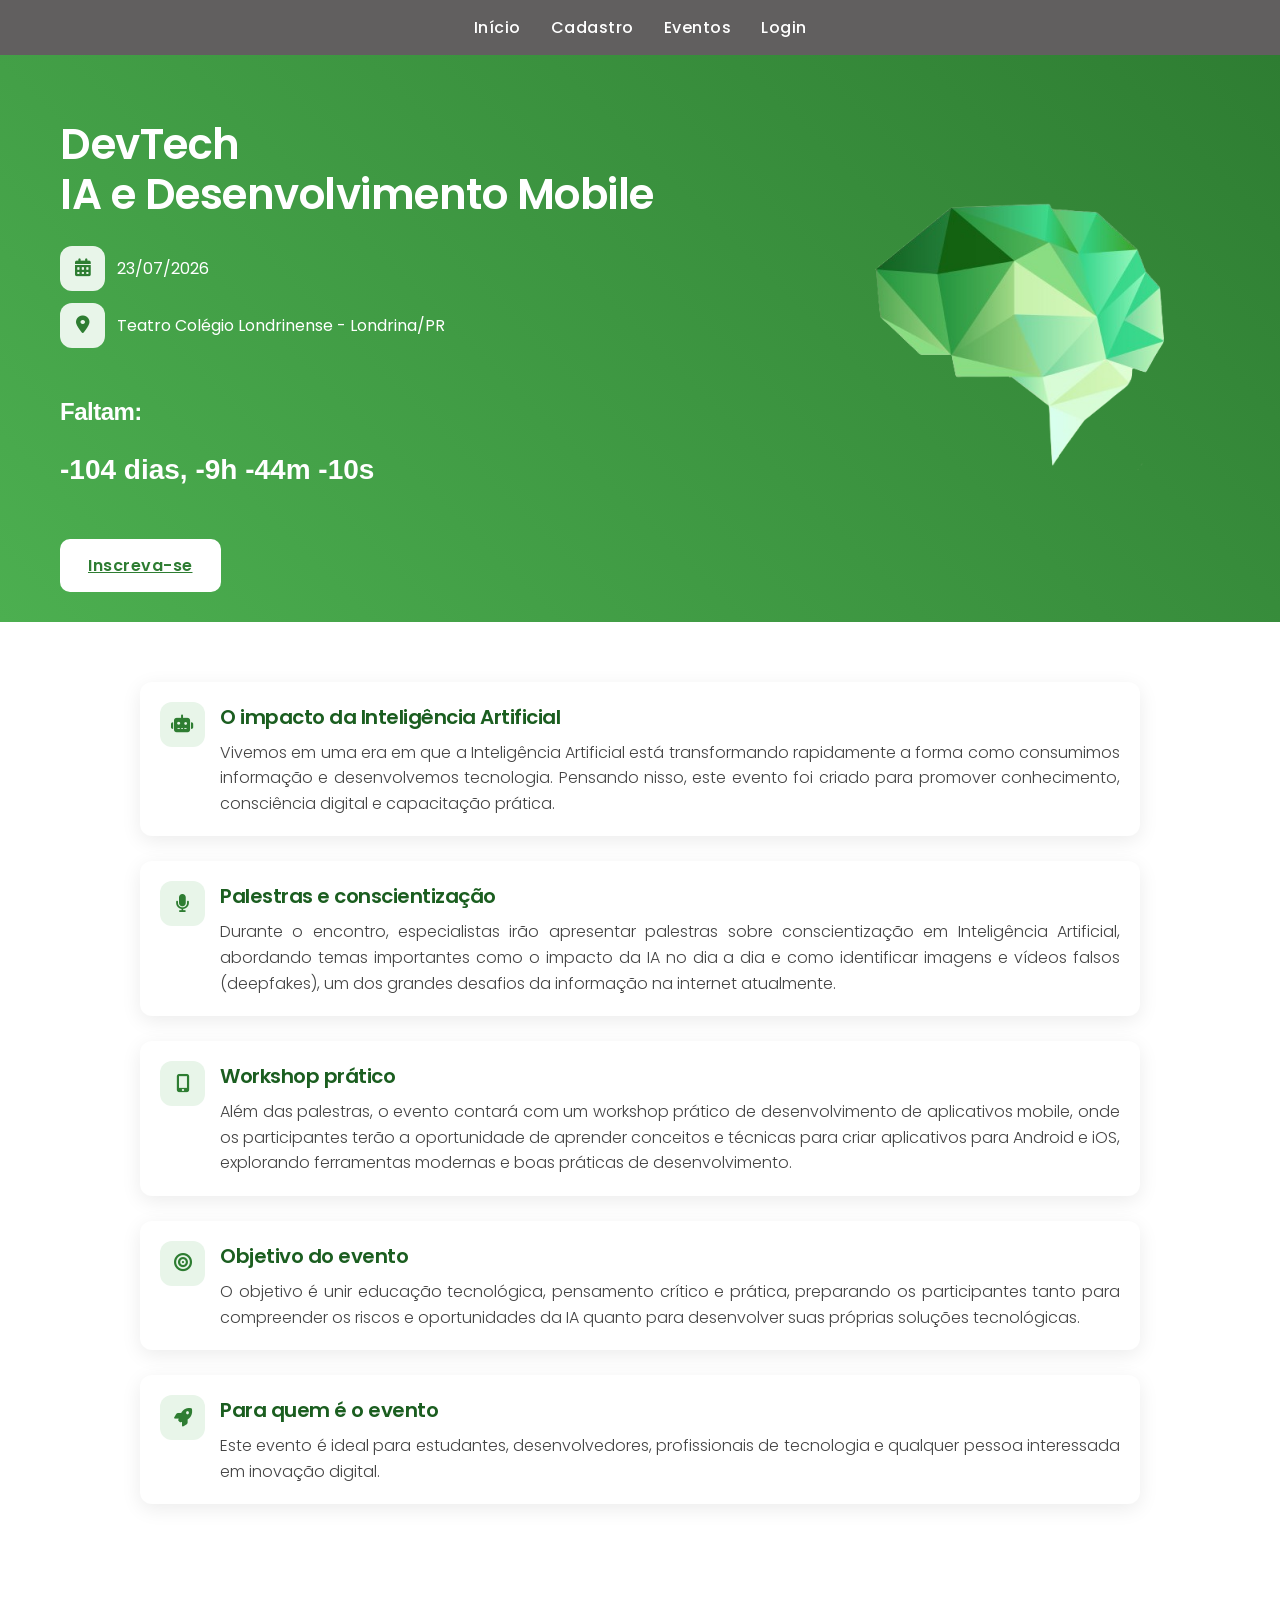
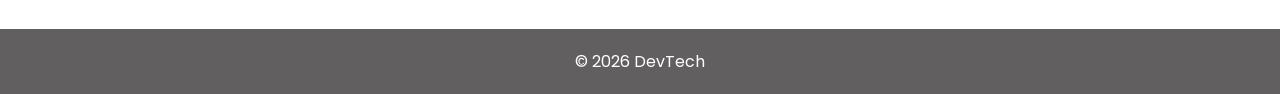
<file: index.html>
<!DOCTYPE html>
<html lang="pt-br">

<head>

  <meta charset="UTF-8">
  <meta name="viewport" content="width=device-width, initial-scale=1.0">

  <title>DevTech</title>

  <link rel="stylesheet" href="assets/css/style.css">
  <link rel="stylesheet" href="https://cdnjs.cloudflare.com/ajax/libs/font-awesome/6.5.0/css/all.min.css">
  <link href="https://fonts.googleapis.com/css2?family=Poppins:wght@300;400;600;700&display=swap" rel="stylesheet">

</head>

<body>

  <nav>
    <a href="index.html">Início</a>
    <a href="cadastro.html">Cadastro</a>
    <a href="eventos.html">Eventos</a>
    <a href="login.html">Login</a>
  </nav>

  <section class="hero">
    <div class="hero-text">

      <h1>
        DevTech<br>
        IA e Desenvolvimento Mobile
      </h1>

      <div class="info">

        <div class="info-item">
          <span class="icone">
            <i class="fas fa-calendar-alt"></i>
          </span>
          23/07/2026
        </div>

        <div class="info-item">
          <span class="icone">
            <i class="fas fa-map-marker-alt"></i>
          </span>
          Teatro Colégio Londrinense - Londrina/PR
        </div>

      </div>

      <div id="contador">
        <h2>Faltam:</h2>
        <p id="tempo"></p>
      </div>

      <a href="cadastro.html" class="btn">Inscreva-se</a>

    </div>

    <div class="hero-img">
      <img src="assets/img/logo.png" alt="Tecnologia e desenvolvimento mobile">
    </div>
  </section>

  <div class="container">

    <div class="bloco">
      <span class="icone">
        <i class="fas fa-robot"></i>
      </span>
      <div>
        <h3>O impacto da Inteligência Artificial</h3>
        <p>
          Vivemos em uma era em que a Inteligência Artificial está transformando rapidamente a forma como consumimos informação e desenvolvemos tecnologia. Pensando nisso, este evento foi criado para promover conhecimento, consciência digital e capacitação prática.
        </p>
      </div>
    </div>

    <div class="bloco">
      <span class="icone">
        <i class="fas fa-microphone"></i>
      </span>
      <div>
        <h3>Palestras e conscientização</h3>
        <p>
          Durante o encontro, especialistas irão apresentar palestras sobre conscientização em Inteligência Artificial, abordando temas importantes como o impacto da IA no dia a dia e como identificar imagens e vídeos falsos (deepfakes), um dos grandes desafios da informação na internet atualmente.
        </p>
      </div>
    </div>

    <div class="bloco">
      <span class="icone">
        <i class="fas fa-mobile-alt"></i>
      </span>
      <div>
        <h3>Workshop prático</h3>
        <p>
          Além das palestras, o evento contará com um workshop prático de desenvolvimento de aplicativos mobile, onde os participantes terão a oportunidade de aprender conceitos e técnicas para criar aplicativos para Android e iOS, explorando ferramentas modernas e boas práticas de desenvolvimento.
        </p>
      </div>
    </div>

    <div class="bloco">
      <span class="icone">
        <i class="fas fa-bullseye"></i>
      </span>
      <div>
        <h3>Objetivo do evento</h3>
        <p>
          O objetivo é unir educação tecnológica, pensamento crítico e prática, preparando os participantes tanto para compreender os riscos e oportunidades da IA quanto para desenvolver suas próprias soluções tecnológicas.
        </p>
      </div>
    </div>

    <div class="bloco">
      <span class="icone">
        <i class="fas fa-rocket"></i>
      </span>
      <div>
        <h3>Para quem é o evento</h3>
        <p>
          Este evento é ideal para estudantes, desenvolvedores, profissionais de tecnologia e qualquer pessoa interessada em inovação digital.
        </p>
      </div>
    </div>

  </div>

  <footer>
    © 2026 DevTech
  </footer>

  <script src="assets/js/script.js"></script>

</body>
</html>
</file>
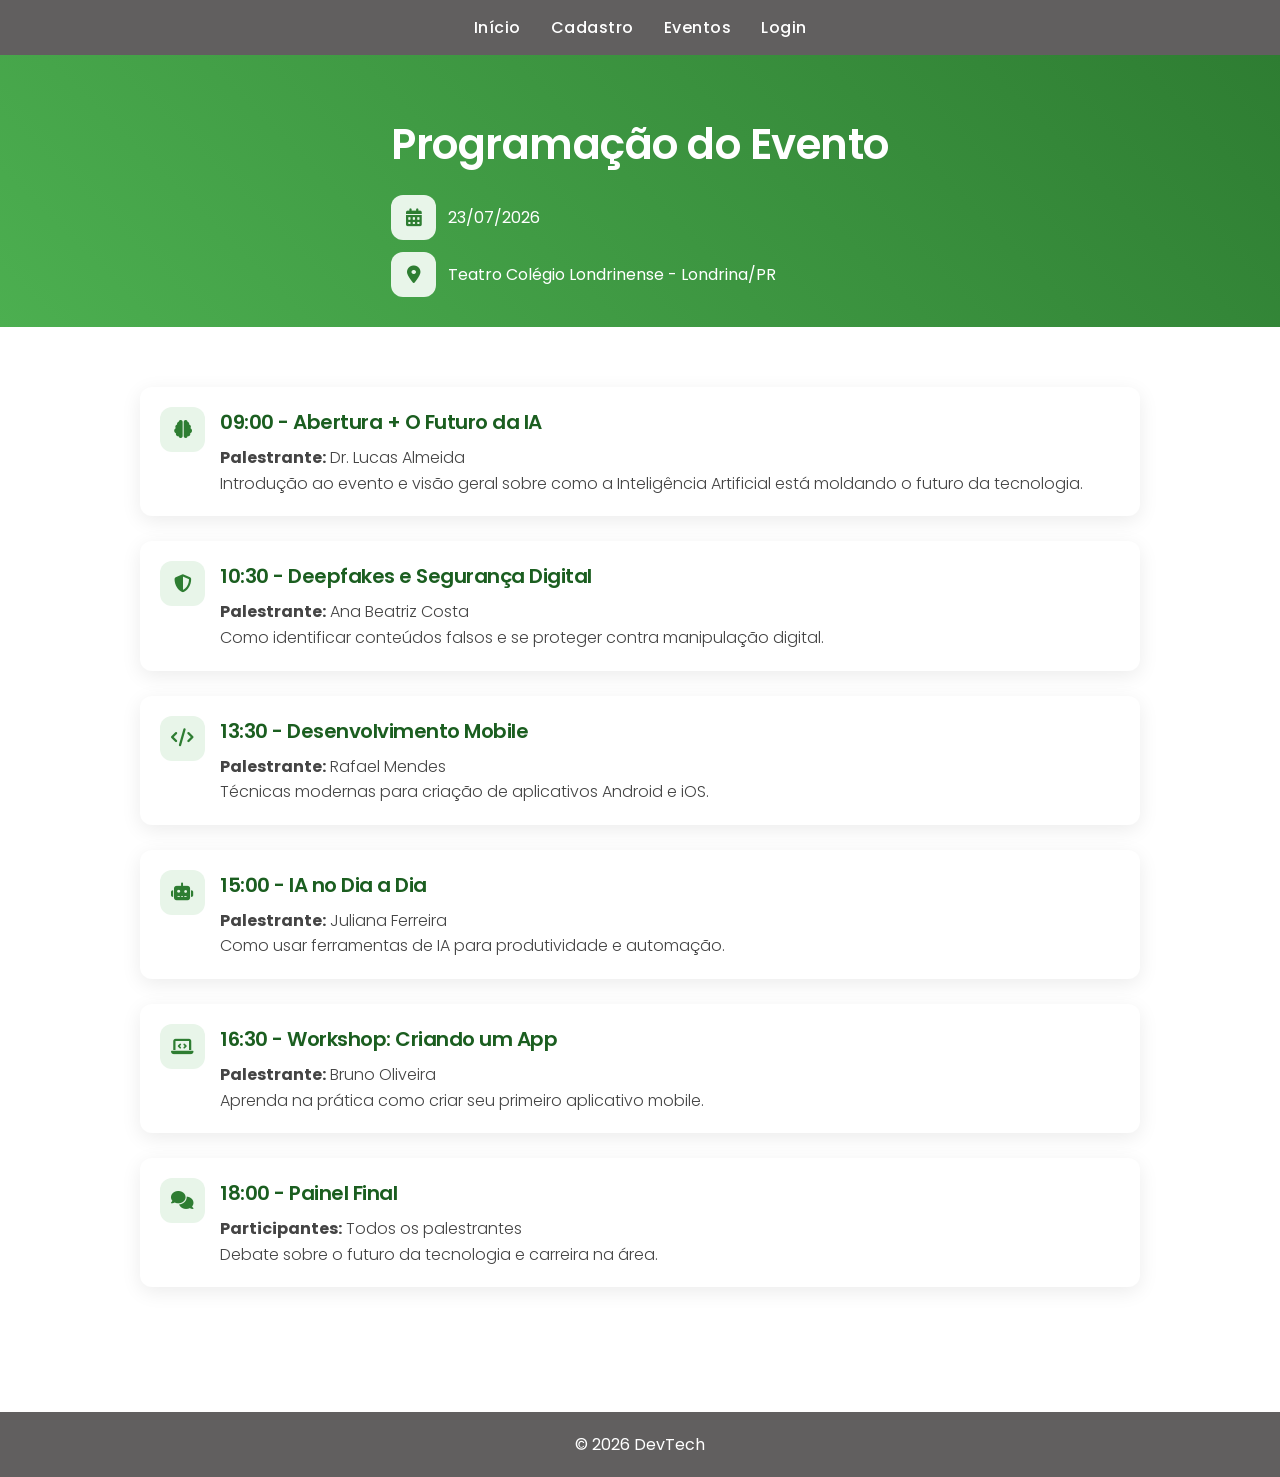
<file: eventos.html>
<!DOCTYPE html>
<html lang="pt-br">

<head>
  <meta charset="UTF-8">
  <meta name="viewport" content="width=device-width, initial-scale=1.0">
  <title>DevTech - Eventos</title>

  <link rel="stylesheet" href="assets/css/style.css">
  <link rel="stylesheet" href="https://cdnjs.cloudflare.com/ajax/libs/font-awesome/6.5.0/css/all.min.css">
  <link href="https://fonts.googleapis.com/css2?family=Poppins:wght@300;400;600;700&display=swap" rel="stylesheet">
</head>

<body>
  <nav>
    <a href="index.html">Início</a>
    <a href="cadastro.html">Cadastro</a>
    <a href="eventos.html">Eventos</a>
    <a href="login.html">Login</a>    
  </nav>

<section class="hero hero-geral">
  <div class="hero-text">
    <h1>Programação do Evento</h1>

    <div class="info">
      <div class="info-item">
        <span class="icone"><i class="fas fa-calendar-alt"></i></span>
        23/07/2026
      </div>

      <div class="info-item">
        <span class="icone"><i class="fas fa-map-marker-alt"></i></span>
        Teatro Colégio Londrinense - Londrina/PR
      </div>
    </div>

  </div>
</section>

  <div class="container">
    <div class="bloco">
      <span class="icone"><i class="fas fa-brain"></i></span>
      <div>
        <h3>09:00 - Abertura + O Futuro da IA</h3>
        <p><strong>Palestrante:</strong> Dr. Lucas Almeida</p>
        <p>
          Introdução ao evento e visão geral sobre como a Inteligência Artificial está moldando o futuro da tecnologia.
        </p>
      </div>
    </div>

    <div class="bloco">
      <span class="icone"><i class="fas fa-shield-alt"></i></span>
      <div>
        <h3>10:30 - Deepfakes e Segurança Digital</h3>
        <p><strong>Palestrante:</strong> Ana Beatriz Costa</p>
        <p>
          Como identificar conteúdos falsos e se proteger contra manipulação digital.
        </p>
      </div>
    </div>

    <div class="bloco">
      <span class="icone"><i class="fas fa-code"></i></span>
      <div>
        <h3>13:30 - Desenvolvimento Mobile</h3>
        <p><strong>Palestrante:</strong> Rafael Mendes</p>
        <p>
          Técnicas modernas para criação de aplicativos Android e iOS.
        </p>
      </div>
    </div>

    <div class="bloco">
      <span class="icone"><i class="fas fa-robot"></i></span>
      <div>
        <h3>15:00 - IA no Dia a Dia</h3>
        <p><strong>Palestrante:</strong> Juliana Ferreira</p>
        <p>
          Como usar ferramentas de IA para produtividade e automação.
        </p>
      </div>
    </div>

    <div class="bloco">
      <span class="icone"><i class="fas fa-laptop-code"></i></span>
      <div>
        <h3>16:30 - Workshop: Criando um App</h3>
        <p><strong>Palestrante:</strong> Bruno Oliveira</p>
        <p>
          Aprenda na prática como criar seu primeiro aplicativo mobile.
        </p>
      </div>
    </div>

    <div class="bloco">
      <span class="icone"><i class="fas fa-comments"></i></span>
      <div>
        <h3>18:00 - Painel Final</h3>
        <p><strong>Participantes:</strong> Todos os palestrantes</p>
        <p>
          Debate sobre o futuro da tecnologia e carreira na área.
        </p>
      </div>
    </div>
  </div>

  <footer>
    © 2026 DevTech
  </footer>

</body>
</html>
</file>
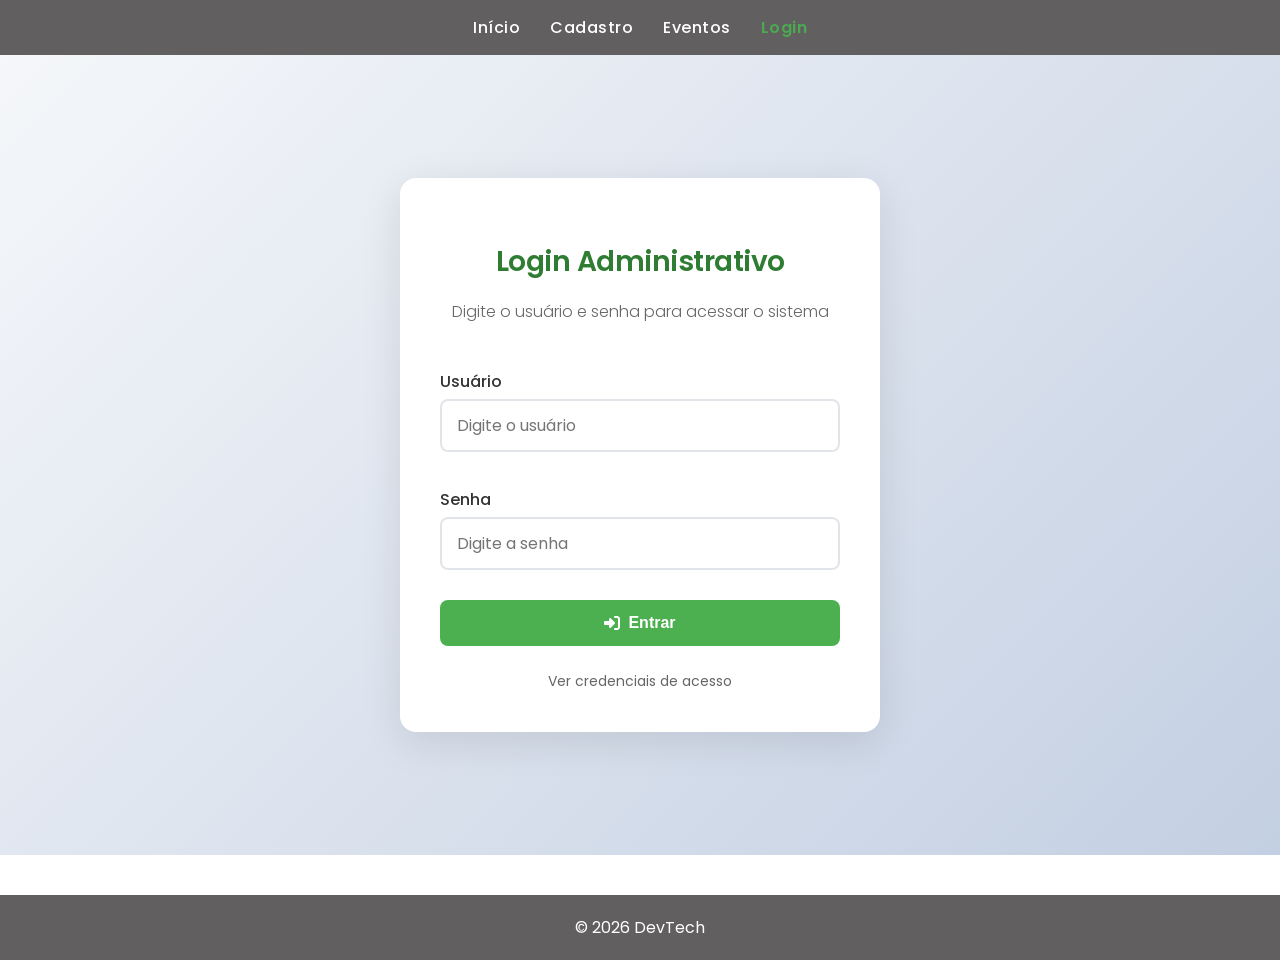
<file: login.html>
<!DOCTYPE html>
<html lang="pt-br">

<head>

  <meta charset="UTF-8">
  <meta name="viewport" content="width=device-width, initial-scale=1.0">

  <title>Login - DevTech</title>

  <link rel="stylesheet" href="assets/css/style.css">
  <link rel="stylesheet" href="https://cdnjs.cloudflare.com/ajax/libs/font-awesome/6.5.0/css/all.min.css">
  <link href="https://fonts.googleapis.com/css2?family=Poppins:wght@300;400;600;700&display=swap" rel="stylesheet">

</head>

<body>

  <nav>
    <a href="index.html">Início</a>
    <a href="cadastro.html">Cadastro</a>
    <a href="eventos.html">Eventos</a>
    <a href="login.html" class="active">Login</a>
  </nav>

  <section class="login-section">
    <div class="login-container">
      <h2>Login Administrativo</h2>
      <p>Digite o usuário e senha para acessar o sistema</p>

      <form class="login-form" id="loginForm">
        <div class="form-group">
          <label for="email">Usuário</label>
          <input type="text" id="email" name="email" required placeholder="Digite o usuário">
        </div>

        <div class="form-group">
          <label for="password">Senha</label>
          <input type="password" id="password" name="password" required placeholder="Digite a senha">
        </div>

        <button type="submit" class="btn-login">
          <i class="fas fa-sign-in-alt"></i>
          Entrar
        </button>
      </form>

      <div class="login-links">
        <a href="#" id="forgotPassword">Ver credenciais de acesso</a>
      </div>
    </div>
  </section>

  <script src="assets/js/script.js"></script>

</body>

<footer>
    © 2026 DevTech
</footer>

</html>
</file>
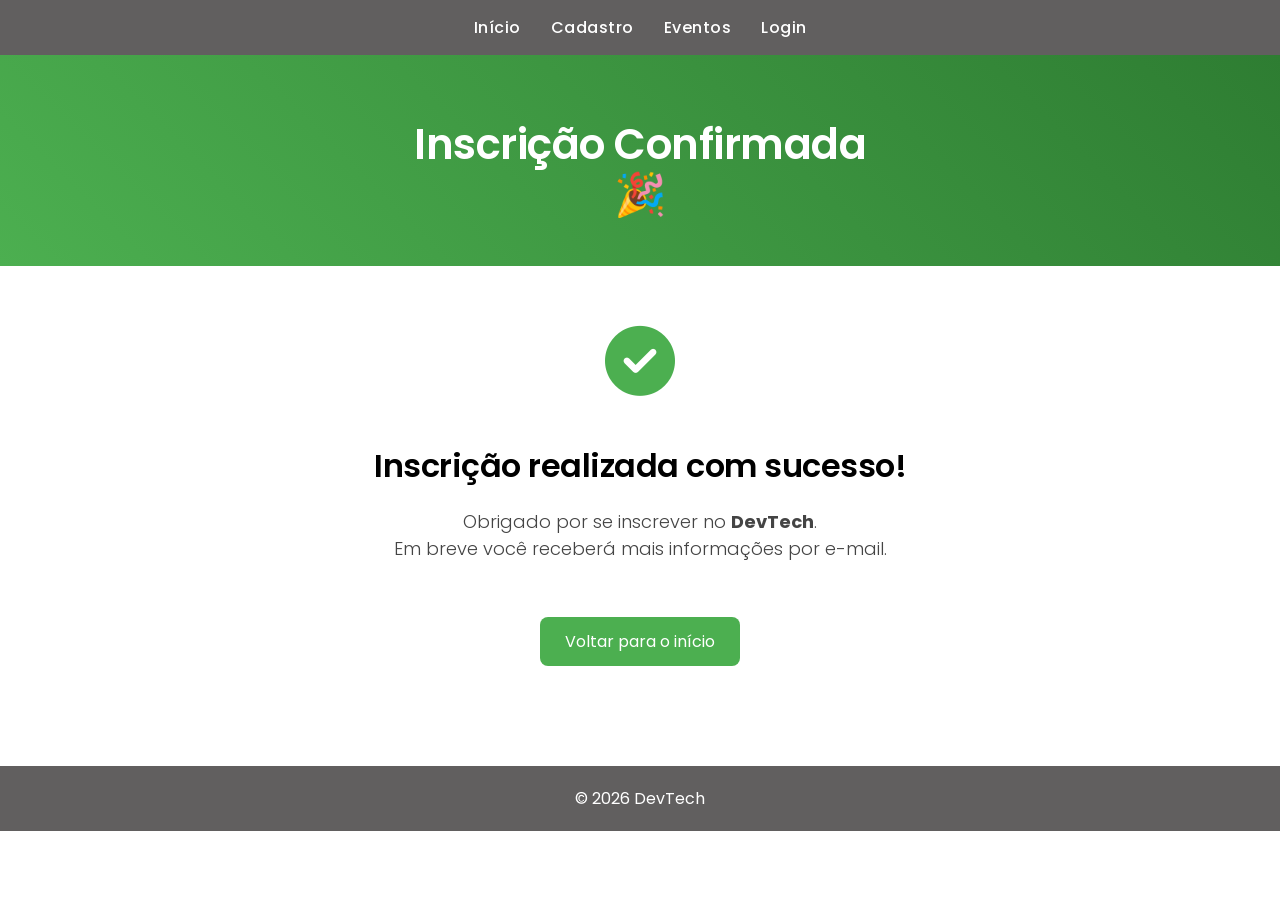
<file: obrigado.html>
<!DOCTYPE html>
<html lang="pt-br">

<head>
    <meta charset="UTF-8">
    <title>DevTech - Inscrição Confirmada</title>

    <link rel="stylesheet" href="assets/css/style.css">
    <link rel="stylesheet" href="https://cdnjs.cloudflare.com/ajax/libs/font-awesome/6.5.0/css/all.min.css">
    <link href="https://fonts.googleapis.com/css2?family=Poppins:wght@300;400;600;700&display=swap" rel="stylesheet">

    <style>
        .sucesso-container {
            text-align: center;
            padding: 60px 20px;
        }

        .sucesso-container i {
            font-size: 70px;
            color: #4CAF50;
            margin-bottom: 20px;
        }

        .sucesso-container h2 {
            font-size: 32px;
            margin-bottom: 15px;
        }

        .sucesso-container p {
            font-size: 18px;
            margin-bottom: 25px;
        }

        .btn-voltar {
            display: inline-block;
            padding: 12px 25px;
            background-color: #4CAF50;
            color: white;
            border-radius: 8px;
            text-decoration: none;
            transition: 0.3s;
        }

        .btn-voltar:hover {
            background-color: #43a047;
        }
    </style>
</head>

<body>

<nav>
    <a href="index.html">Início</a>
    <a href="cadastro.html">Cadastro</a>
    <a href="eventos.html">Eventos</a>
    <a href="login.html">Login</a>
</nav>

<section class="hero hero-geral">
    <div class="hero-text">
        <h1>Inscrição Confirmada 🎉</h1>
    </div>
</section>

<div class="sucesso-container">

    <i class="fas fa-check-circle"></i>

    <h2>Inscrição realizada com sucesso!</h2>

    <p>
        Obrigado por se inscrever no <strong>DevTech</strong>.<br>
        Em breve você receberá mais informações por e-mail.
    </p>

    <a href="index.html" class="btn-voltar">
        Voltar para o início
    </a>

</div>

<footer>
    © 2026 DevTech
</footer>

</body>
</html>
</file>
<file: assets/css/style.css>
body {
  margin: 0;
  font-family: 'Poppins', sans-serif;
  background: #ffffff;
}

/* =========================
   TEXTOS
========================= */

h1,
h2,
h3 {
  font-weight: 600;
  letter-spacing: -0.5px;
}

p {
  font-weight: 300;
  color: #444;
}

/* =========================
   MENU
========================= */

nav {
  background: #615f5f;
  padding: 15px;
  display: flex;
  justify-content: center;
  gap: 30px;
}

nav a {
  color: white;
  text-decoration: none;
  font-weight: 500;
  letter-spacing: 0.5px;
}

nav a:hover {
  color: #4ca851;
}

/* =========================
   HERO
========================= */

.hero {
  display: flex;
  align-items: center;
  justify-content: space-between;
  padding: 30px 60px;
  background: linear-gradient(45deg, #4CAF50, #2E7D32);
  color: white;
  gap: 40px;
  flex-wrap: wrap;
}

.hero-text {
  max-width: 900px;
}

.hero h1 {
  font-size: 42px;
  margin-bottom: 15px;
  line-height: 1.2;
}

.hero-img img {
  max-width: 400px;
  width: 100%;
  border-radius: 0px;
}

/* =========================
   INFORMAÇÕES
========================= */

.info {
  margin-top: 25px;
  display: flex;
  flex-direction: column;
  align-items: flex-start;
  gap: 12px;
}

.info-item {
  display: flex;
  align-items: center;
  gap: 12px;
  width: 100%;
  max-width: 900px;
}

.icone {
  min-width: 45px;
  height: 45px;
  background: #e8f5e9;
  color: #2E7D32;
  display: flex;
  align-items: center;
  justify-content: center;
  border-radius: 12px;
  font-size: 18px;
}

/* =========================
   BOTÕES
========================= */

.btn {
  display: inline-block;
  margin-top: 25px;
  padding: 14px 28px;
  background: white;
  color: #2E7D32;
  border-radius: 10px;
  font-weight: 600;
  letter-spacing: 0.5px;
  align-self: flex-start;
  transition: 0.3s;
}

.btn:hover {
  background: #1b5e20;
  color: white;
}

.btncont {
  display: flex;
  justify-content: center;
}

.btnc {
  display: flex;
  justify-content: center;
  margin-top: 15px;
  padding: 14px 28px;
  background: #2E7D32;
  color: white;
  border-radius: 10px;
  font-weight: 600;
  letter-spacing: 0.5px;
  align-self: flex-start;
  transition: 0.3s;
}

.btnc:hover {
  background: white;
  color: #1b5e20;
}

.btn-voltar {
  display: inline-block;
  margin-top: 30px;
  padding: 14px 24px;
  background: #2E7D32;
  color: white;
  text-decoration: none;
  border-radius: 10px;
  transition: 0.2s;
  justify-content: center;
}

.btn-voltar:hover {
  background: white;
  color: #1b5e20;
}

/* =========================
   HERO GERAL
========================= */

.hero-geral {
  display: flex;
  flex-direction: column;
  align-items: center;
  justify-content: center;
  text-align: center;
  padding: 30px 20px;
  background: linear-gradient(45deg, #4CAF50, #2E7D32);
  color: white;
  gap: 20px;
}

.hero-geral .hero-text {
  max-width: 500px;
  margin: auto;
}

.hero-geral .info {
  align-items: center;
}

.hero-geral .info-item {
  justify-content: flex-start;
  display: flex;
  align-items: center;
  gap: 12px;
  width: 100%;
  max-width: 500px;
}

/* =========================
   CONTEÚDO
========================= */

.container {
  padding: 60px 20px;
  max-width: 1000px;
  margin: auto;
}

.bloco {
  display: flex;
  align-items: flex-start;
  gap: 15px;
  margin-bottom: 25px;
  background: white;
  padding: 20px;
  border-radius: 12px;
  box-shadow: 0 5px 20px rgba(0, 0, 0, 0.08);
  transition: 0.3s;
}

.bloco:hover {
  transform: translateY(-5px);
}

.bloco h3 {
  margin: 0 0 8px 0;
  font-size: 20px;
  color: #1b5e20;
}

.bloco p {
  margin: 0;
  line-height: 1.6;
  text-align: justify;
}

/* =========================
   FORMULÁRIO
========================= */

.form-container {
  max-width: 500px;
  margin: 60px auto;
  padding: 35px;
  background: white;
  border-radius: 12px;
  box-shadow: 0 10px 30px rgba(0, 0, 0, 0.1);
}

.form-container h1 {
  text-align: center;
}

.info-evento {
  text-align: center;
  margin-bottom: 20px;
}

form {
  display: flex;
  flex-direction: column;
}

label {
  margin-top: 15px;
  font-weight: 500;
}

input,
select,
textarea {
  display: block;
  width: 100%;
  padding: 10px;
  margin-top: 5px;
  border-radius: 6px;
  border: 1px solid #ccc;
  font-size: 14px;
  font-family: 'Poppins', sans-serif;
}

.grupo {
  margin-top: 5px;
  display: flex;
  flex-direction: column;
  gap: 4px;
}

.grupo label {
  display: flex;
  align-items: center;
  gap: 6px;
  font-weight: normal;
  margin: 0;
}

.grupo input[type="radio"],
.grupo input[type="checkbox"] {
  width: auto;
  margin: 0;
}

/* =========================
   CONTADOR
========================= */

#contador {
  text-align: left;
  font-family: Arial, sans-serif;
  margin-top: 50px;
}

#tempo {
  font-size: 28px;
  font-weight: bold;
  color: #ffffff;
}

/* =========================
   DASHBOARD
========================= */

.dashboard-container {
  max-width: 1200px;
  margin: 50px auto;
  padding: 20px;
}

.dashboard-header {
  margin-bottom: 30px;
}

.dashboard-header h2 {
  font-size: 32px;
  margin-bottom: 10px;
}

.dashboard-header p {
  color: #666;
}

.cards {
  display: flex;
  gap: 20px;
  margin-bottom: 30px;
  flex-wrap: wrap;
}

.card-metrica {
  flex: 1;
  min-width: 220px;
  background: white;
  padding: 25px;
  border-radius: 16px;
  box-shadow: 0 4px 20px rgba(0, 0, 0, 0.08);
}

.card-metrica h3 {
  font-size: 40px;
  margin-bottom: 10px;
  color: #1b5e20;
}

.card-metrica span {
  color: #666;
}

/* =========================
   TABELA
========================= */

td input {

    width: 100%;
    padding: 6px;
    font-size: 14px;
    font-family: 'Poppins', sans-serif;

    color: #333 !important;

    background: transparent;

    border: 1px solid transparent;

    outline: none;

    box-sizing: border-box;
}

td input[readonly] {

    color: #333 !important;

    background: transparent;

    border: 1px solid transparent;

    cursor: default;
}

td input:not([readonly]) {

    background: #fff;

    border: 1px solid #4CAF50;

    border-radius: 6px;
}
/* =========================
   RODAPÉ
========================= */

footer {
  text-align: center;
  background: #615f5f;
  color: white;
  padding: 20px;
  margin-top: 40px;
}

/* =========================
   LOGIN
========================= */

.login-section {
  display: flex;
  justify-content: center;
  align-items: center;
  min-height: 80vh;
  padding: 40px 20px;
  background: linear-gradient(135deg, #f5f7fa 0%, #c3cfe2 100%);
}

.login-container {
  background: white;
  padding: 40px;
  border-radius: 16px;
  box-shadow: 0 10px 40px rgba(0, 0, 0, 0.1);
  max-width: 400px;
  width: 100%;
  text-align: center;
}

.login-container h2 {
  color: #2E7D32;
  margin-bottom: 10px;
  font-size: 28px;
}

.login-container p {
  color: #666;
  margin-bottom: 30px;
}

.login-form {
  display: flex;
  flex-direction: column;
  gap: 20px;
}

.form-group {
  text-align: left;
}

.form-group label {
  display: block;
  margin-bottom: 5px;
  font-weight: 500;
  color: #333;
}

.form-group input {
  width: 100%;
  padding: 12px 15px;
  border: 2px solid #e1e5e9;
  border-radius: 8px;
  font-size: 16px;
  transition: border-color 0.3s;
  box-sizing: border-box;
}

.form-group input:focus {
  outline: none;
  border-color: #4CAF50;
}

.btn-login {
  background: #4CAF50;
  color: white;
  border: none;
  padding: 14px 20px;
  border-radius: 8px;
  font-size: 16px;
  font-weight: 600;
  cursor: pointer;
  transition: background-color 0.3s;
  display: flex;
  align-items: center;
  justify-content: center;
  gap: 8px;
  margin-top: 10px;
}

.btn-login:hover {
  background: #45a049;
}

.login-links {
  margin-top: 25px;
  display: flex;
  flex-direction: column;
  gap: 10px;
}

.login-links a {
  color: #666;
  text-decoration: none;
  font-size: 14px;
  transition: color 0.3s;
}

.login-links a:hover {
  color: #4CAF50;
}

nav a.active {
  color: #4ca851;
  font-weight: 600;
}

/* =========================
   BOTÃO LOGOUT
========================= */

.btn-logout {
  background: #dc3545;
  color: white;
  border: none;
  padding: 10px 20px;
  border-radius: 6px;
  font-size: 14px;
  font-weight: 500;
  cursor: pointer;
  transition: background-color 0.3s;
  display: inline-flex;
  align-items: center;
  gap: 8px;
  margin-top: 15px;
}

.btn-logout:hover {
  background: #c82333;
}
</file>
